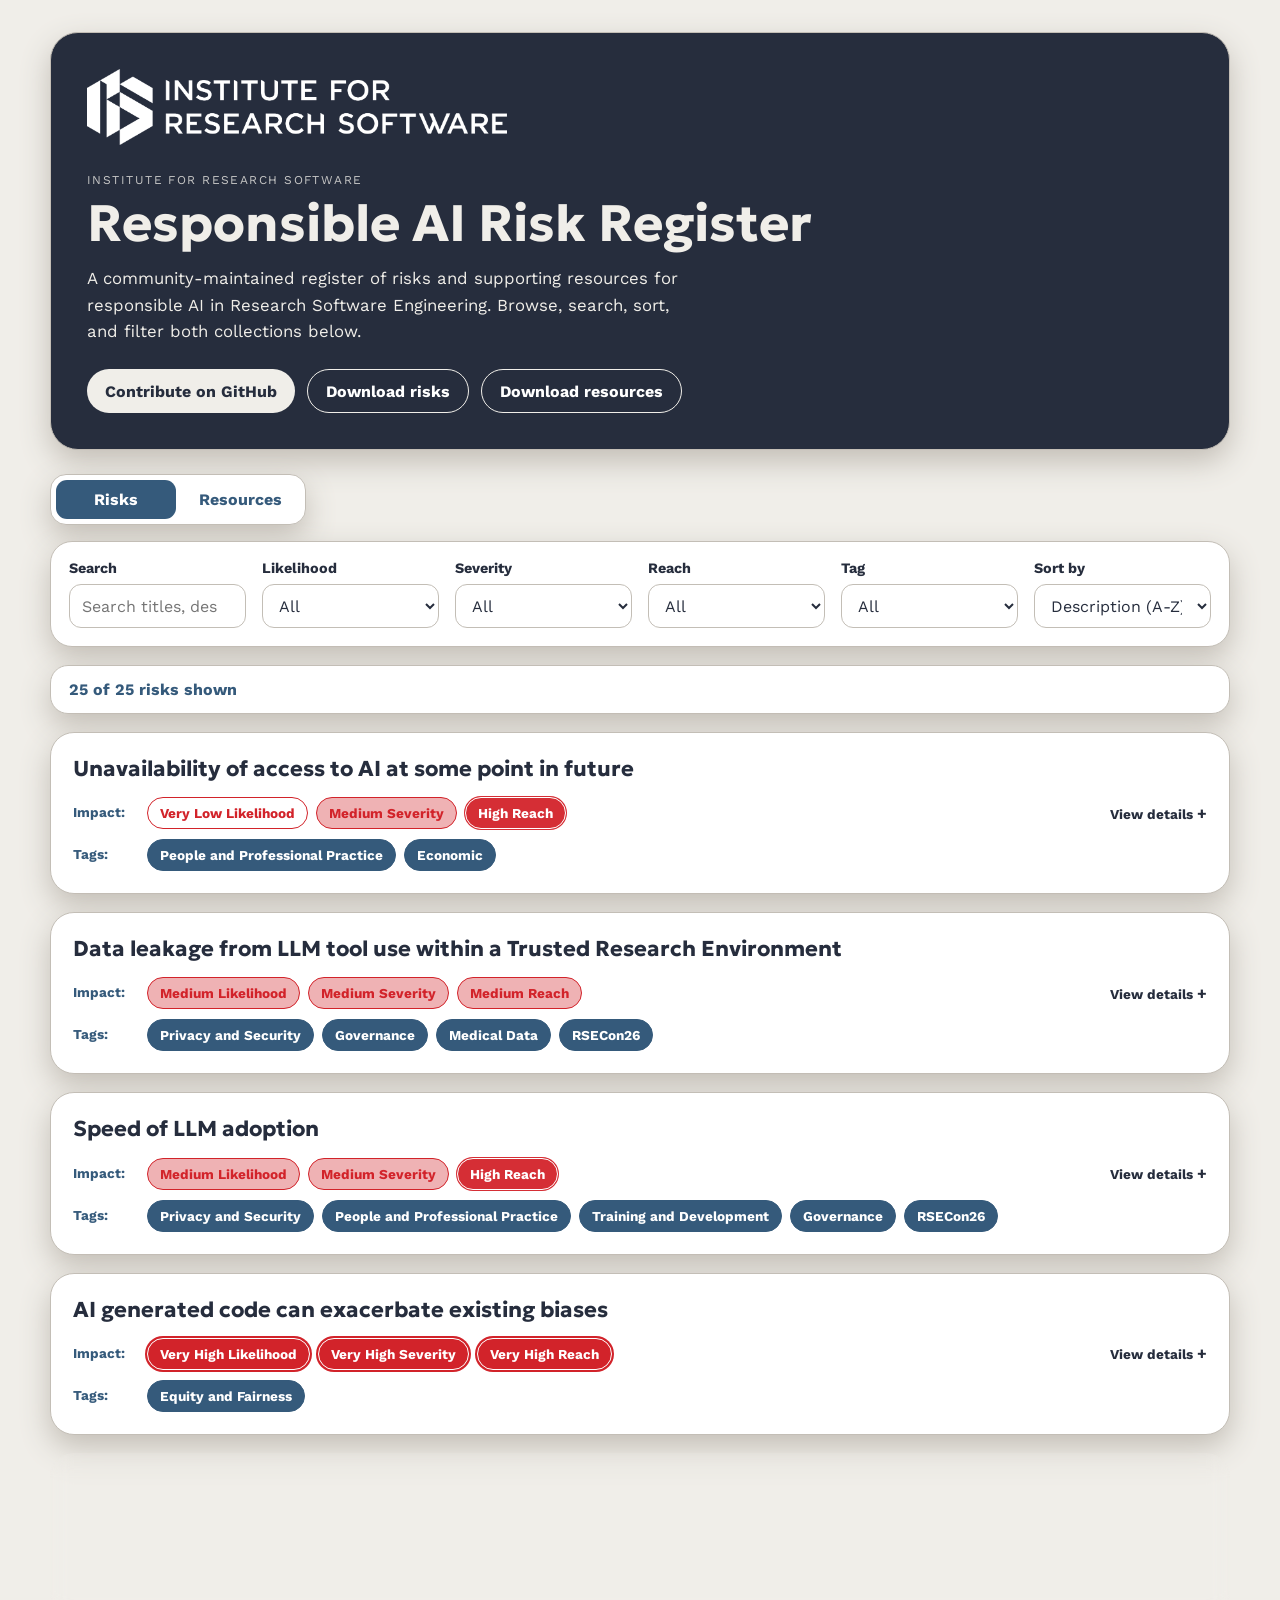
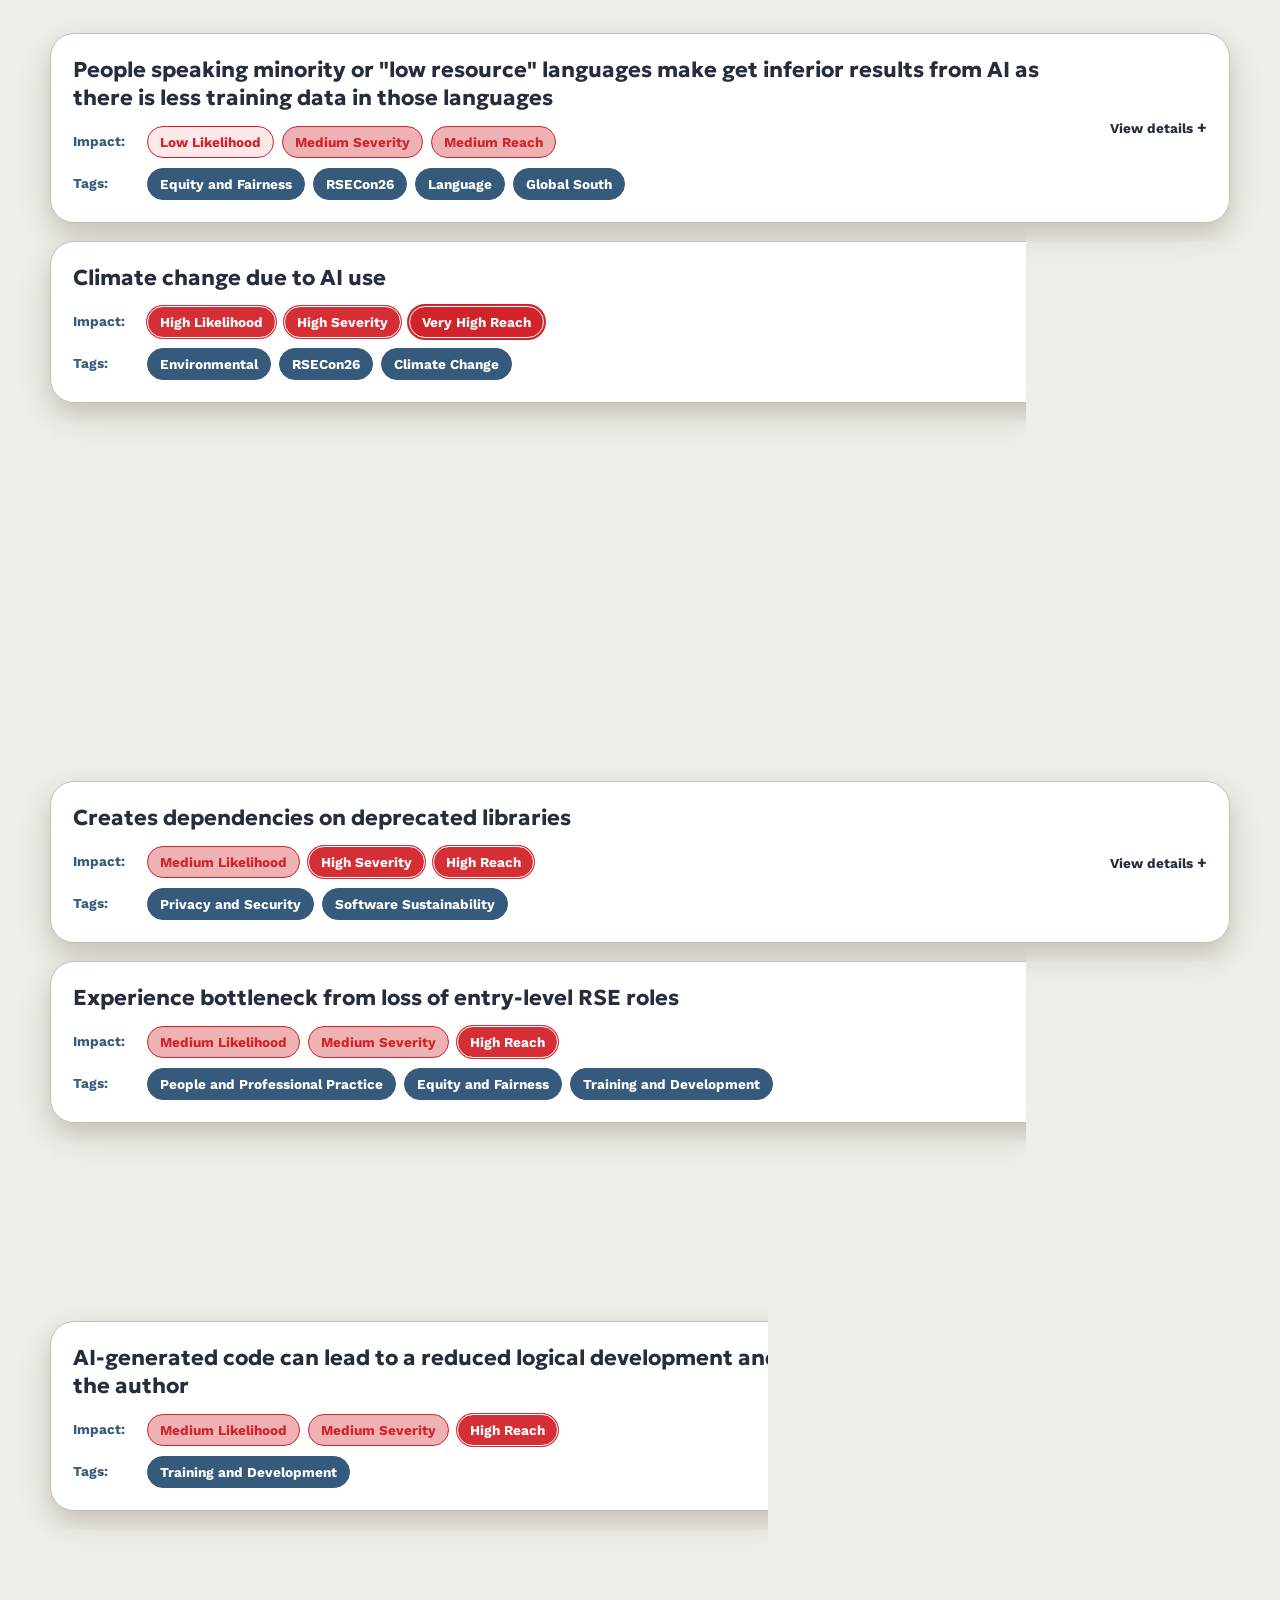
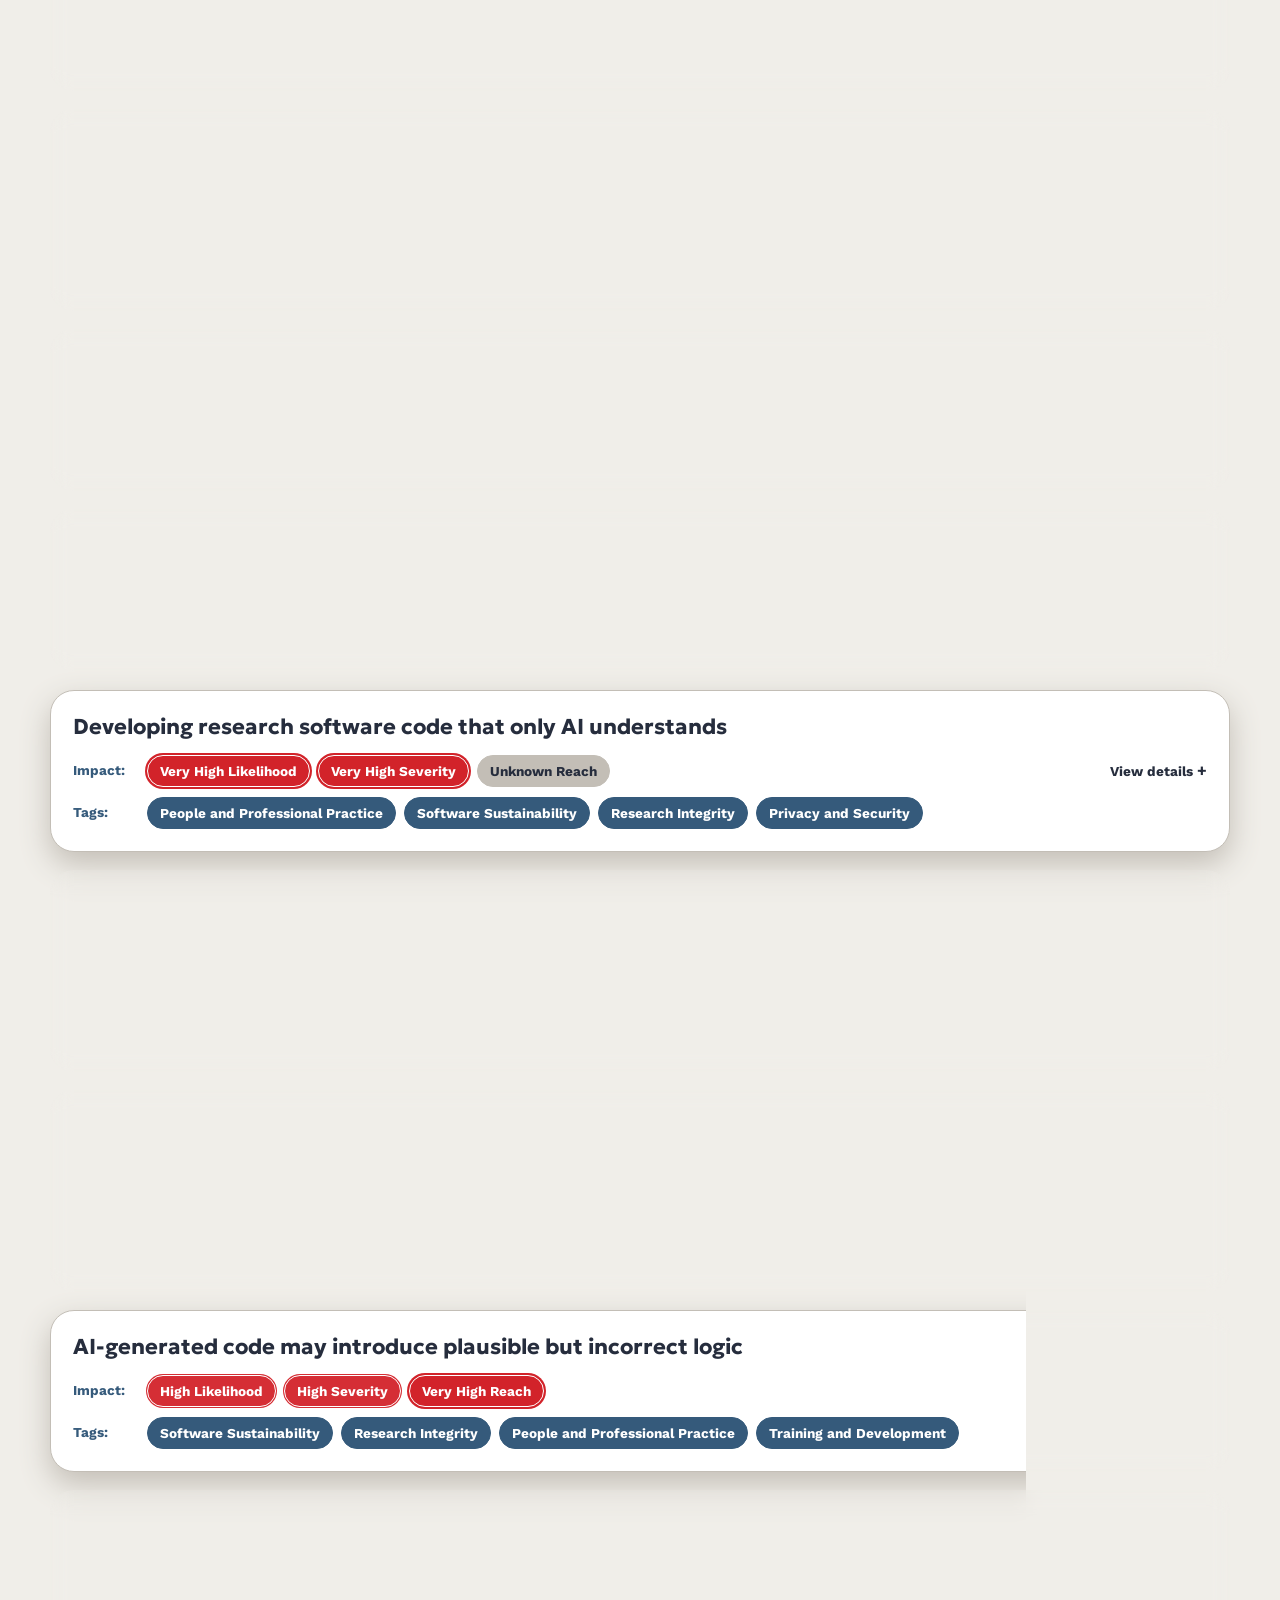
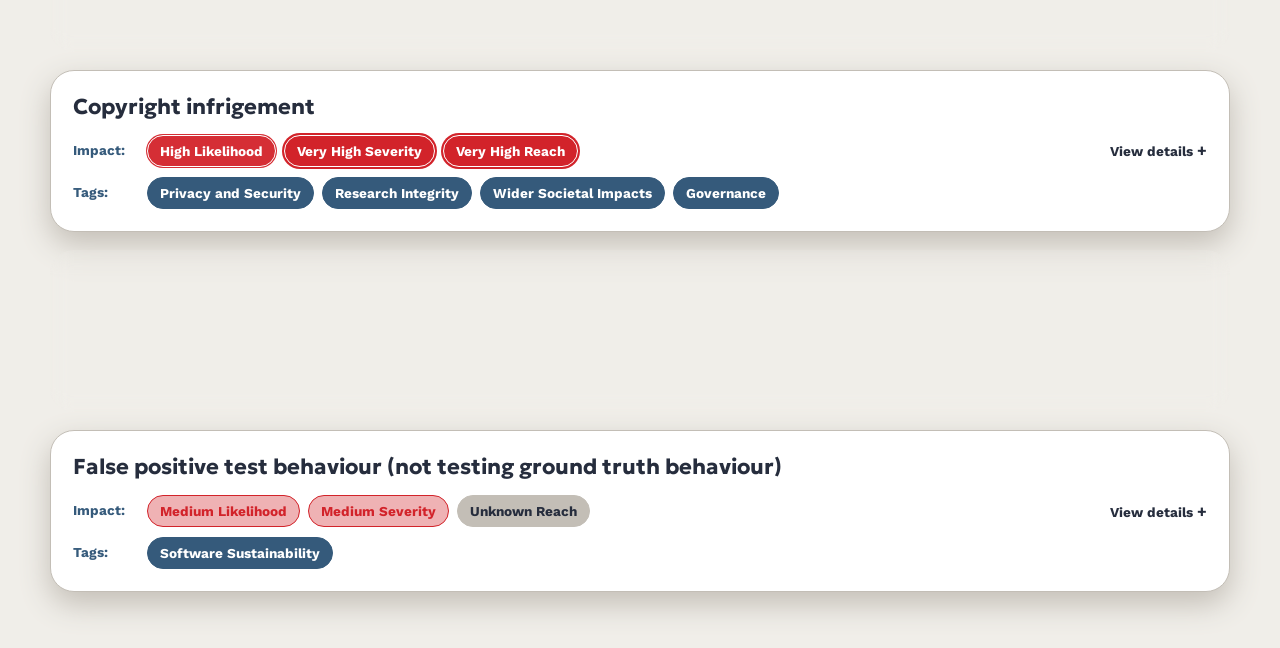
<file: index.html>
<!DOCTYPE html>
<html lang="en">
<head>
    <meta charset="UTF-8">
    <meta name="viewport" content="width=device-width, initial-scale=1.0">
    <title>Responsible AI Risk Register</title>
    <link rel="stylesheet" href="./styles.css?v=7e2764bc63fc">
</head>
<body>
    <main class="page-shell">
        <section class="hero">
            <img class="hero-logo" src="./assets/Primary%20logo%20-%20White.png" alt="Institute for Research Software" />
            <p class="eyebrow">Institute for Research Software</p>
            <h1>Responsible AI Risk Register</h1>
            <p class="intro">
                A community-maintained register of risks and supporting resources for responsible AI
                in Research Software Engineering. Browse, search, sort, and filter both collections below.
            </p>
            <div class="hero-actions">
                <a class="button button-primary" href="https://github.com/jshng-glasgow/Responsible-AI-Risk-Register/" target="_blank" rel="noreferrer">Contribute on GitHub</a>
                <a class="button button-secondary" href="./risks.json" target="_blank" rel="noreferrer">Download risks</a>
                <a class="button button-secondary" href="./resources.json" target="_blank" rel="noreferrer">Download resources</a>
            </div>
        </section>

        <nav class="view-switcher" aria-label="Register sections">
            <a id="risks-tab" class="view-tab" href="#risks" data-view="risks">Risks</a>
            <a id="resources-tab" class="view-tab" href="#resources" data-view="resources">Resources</a>
        </nav>

        <section id="risks-view" class="view-panel" aria-labelledby="risks-tab">
            <section class="controls-panel" aria-label="Risk controls">
                <div class="control">
                    <label for="search-input">Search</label>
                    <input id="search-input" type="search" placeholder="Search titles, descriptions, mitigations, ownership, best practice examples..." />
                </div>
                <div class="control">
                    <label for="likelihood-filter">Likelihood</label>
                    <select id="likelihood-filter"><option value="">All</option></select>
                </div>
                <div class="control">
                    <label for="severity-filter">Severity</label>
                    <select id="severity-filter"><option value="">All</option></select>
                </div>
                <div class="control">
                    <label for="reach-filter">Reach</label>
                    <select id="reach-filter"><option value="">All</option></select>
                </div>
                <div class="control">
                    <label for="tag-filter">Tag</label>
                    <select id="tag-filter"><option value="">All</option></select>
                </div>
                <div class="control">
                    <label for="sort-select">Sort by</label>
                    <select id="sort-select">
                        <option value="description-asc">Description (A-Z)</option>
                        <option value="likelihood-desc">Likelihood (highest first)</option>
                        <option value="severity-desc">Severity (highest first)</option>
                        <option value="reach-desc">Reach (highest first)</option>
                        <option value="issue-desc">Most recent issue</option>
                    </select>
                </div>
            </section>
            <section class="results-bar" aria-live="polite"><p id="results-summary">Loading risks...</p></section>
            <section id="register-root" class="register-root" aria-live="polite"></section>
        </section>

        <section id="resources-view" class="view-panel" aria-labelledby="resources-tab" hidden>
            <section class="controls-panel resource-controls" aria-label="Resource controls">
                <div class="control">
                    <label for="resource-search-input">Search</label>
                    <input id="resource-search-input" type="search" placeholder="Search titles, organisations, relevance, and notes..." />
                </div>
                <div class="control">
                    <label for="resource-year-filter">Year</label>
                    <select id="resource-year-filter"><option value="">All</option></select>
                </div>
                <div class="control">
                    <label for="resource-type-filter">Type</label>
                    <select id="resource-type-filter"><option value="">All</option></select>
                </div>
                <div class="control">
                    <label for="resource-tag-filter">Tag</label>
                    <select id="resource-tag-filter"><option value="">All</option></select>
                </div>
                <div class="control">
                    <label for="resource-sort-select">Sort by</label>
                    <select id="resource-sort-select">
                        <option value="title-asc">Title (A-Z)</option>
                        <option value="year-desc">Year (newest first)</option>
                        <option value="year-asc">Year (oldest first)</option>
                        <option value="type-asc">Type (A-Z)</option>
                    </select>
                </div>
            </section>
            <section class="results-bar" aria-live="polite"><p id="resource-results-summary">Loading resources...</p></section>
            <section id="resources-root" class="register-root" aria-live="polite"></section>
        </section>
    </main>

    <template id="risk-card-template">
        <article class="risk-card">
            <details class="risk-details">
                <summary class="card-summary">
                    <span class="card-header">
                        <span class="card-title" role="heading" aria-level="2"></span>
                        <span class="card-meta">
                            <span class="meta-group">
                                <span class="meta-label">Impact:</span>
                                <span class="badge-list impact-badges"></span>
                            </span>
                            <span class="meta-group">
                                <span class="meta-label">Tags:</span>
                                <span class="badge-list tag-badges"></span>
                            </span>
                        </span>
                    </span>
                    <span class="toggle-label" aria-hidden="true">
                        <span class="when-collapsed">View details</span>
                        <span class="when-expanded">Hide details</span>
                    </span>
                </summary>
                <dl class="card-grid"></dl>
                <footer class="card-footer">
                    <a class="update-button" target="_blank" rel="noreferrer">Propose an update</a>
                </footer>
            </details>
        </article>
    </template>

    <template id="resource-card-template">
        <article class="risk-card resource-card">
            <details class="risk-details">
                <summary class="card-summary">
                    <span class="card-header">
                        <span class="card-title" role="heading" aria-level="2"></span>
                        <span class="card-meta">
                            <span class="meta-group">
                                <span class="meta-label">Details:</span>
                                <span class="badge-list resource-detail-badges"></span>
                            </span>
                            <span class="meta-group">
                                <span class="meta-label">Tags:</span>
                                <span class="badge-list resource-tag-badges"></span>
                            </span>
                        </span>
                    </span>
                    <span class="toggle-label" aria-hidden="true">
                        <span class="when-collapsed">View details</span>
                        <span class="when-expanded">Hide details</span>
                    </span>
                </summary>
                <dl class="card-grid"></dl>
            </details>
        </article>
    </template>

    <script>
        window.REGISTER_ASSET_VERSION = "7e2764bc63fc";
    </script>
    <script src="./app.js?v=7e2764bc63fc"></script>
</body>
</html>
</file>
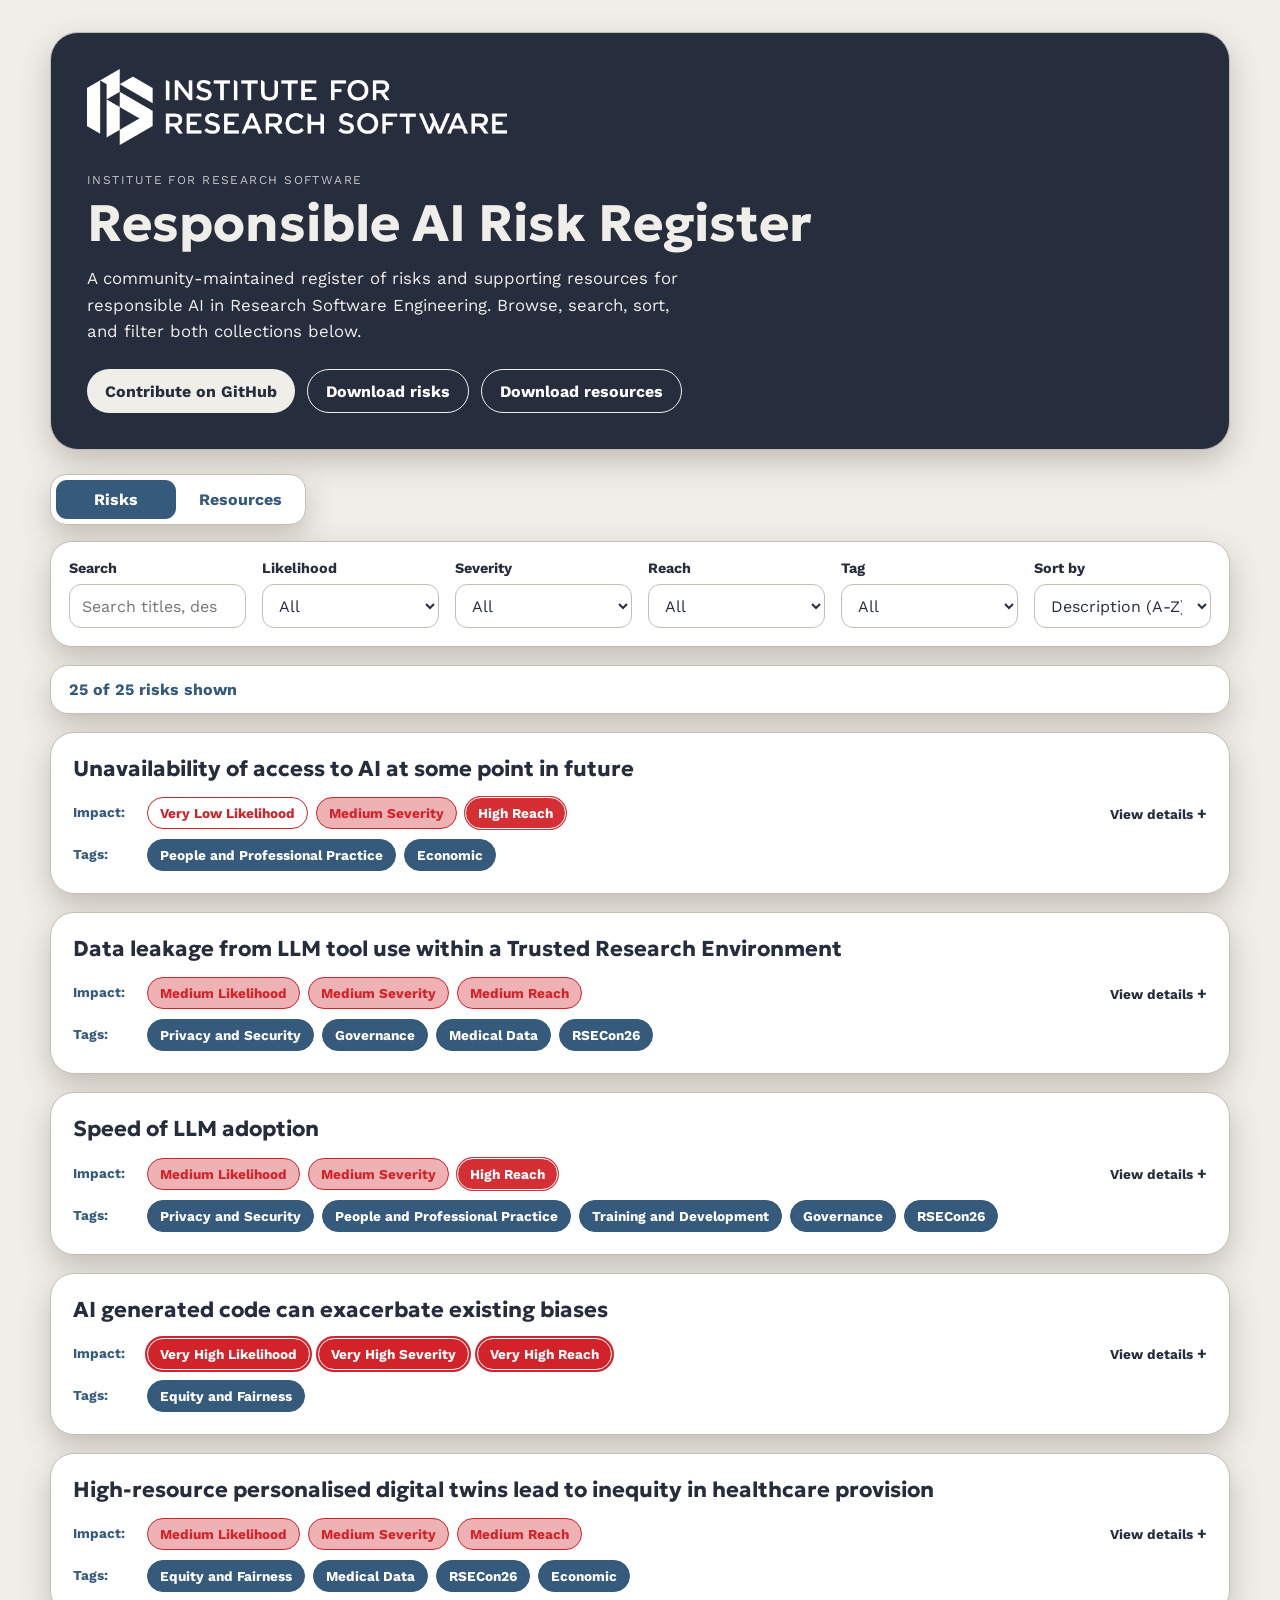
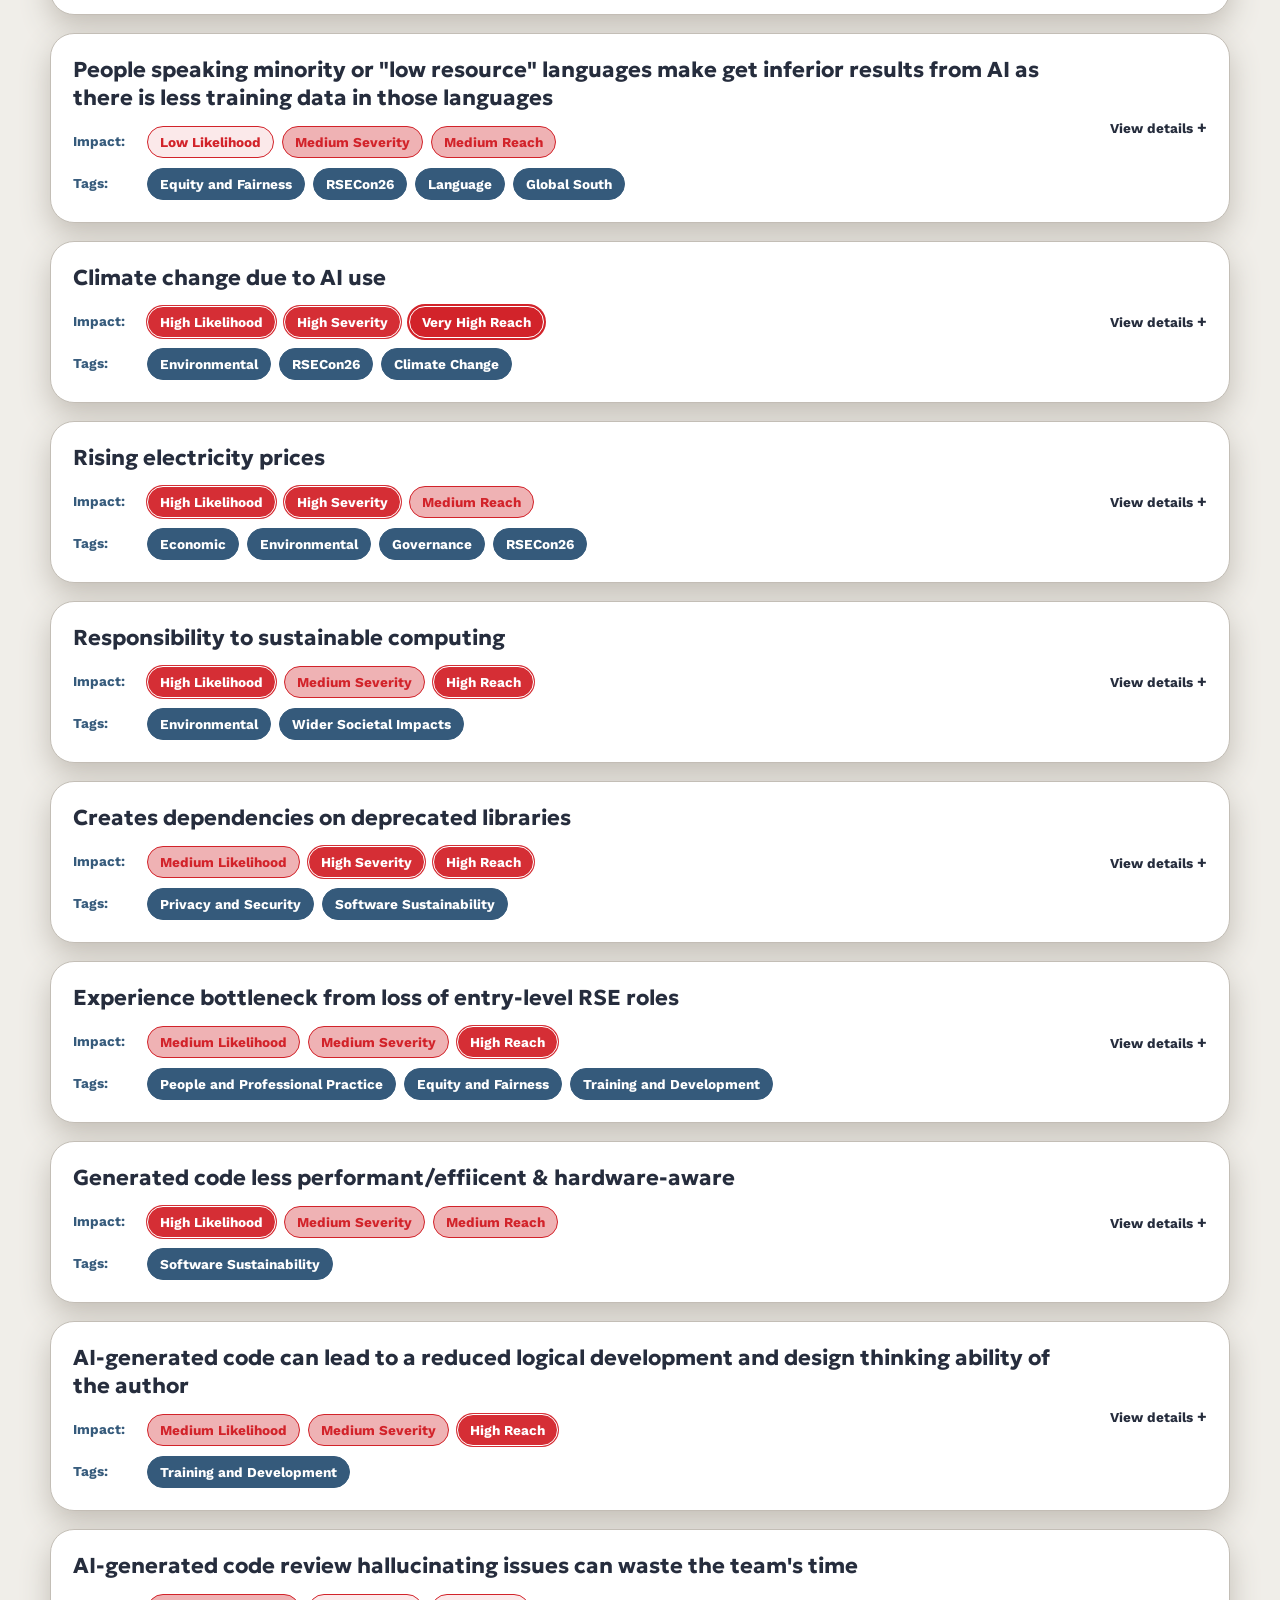
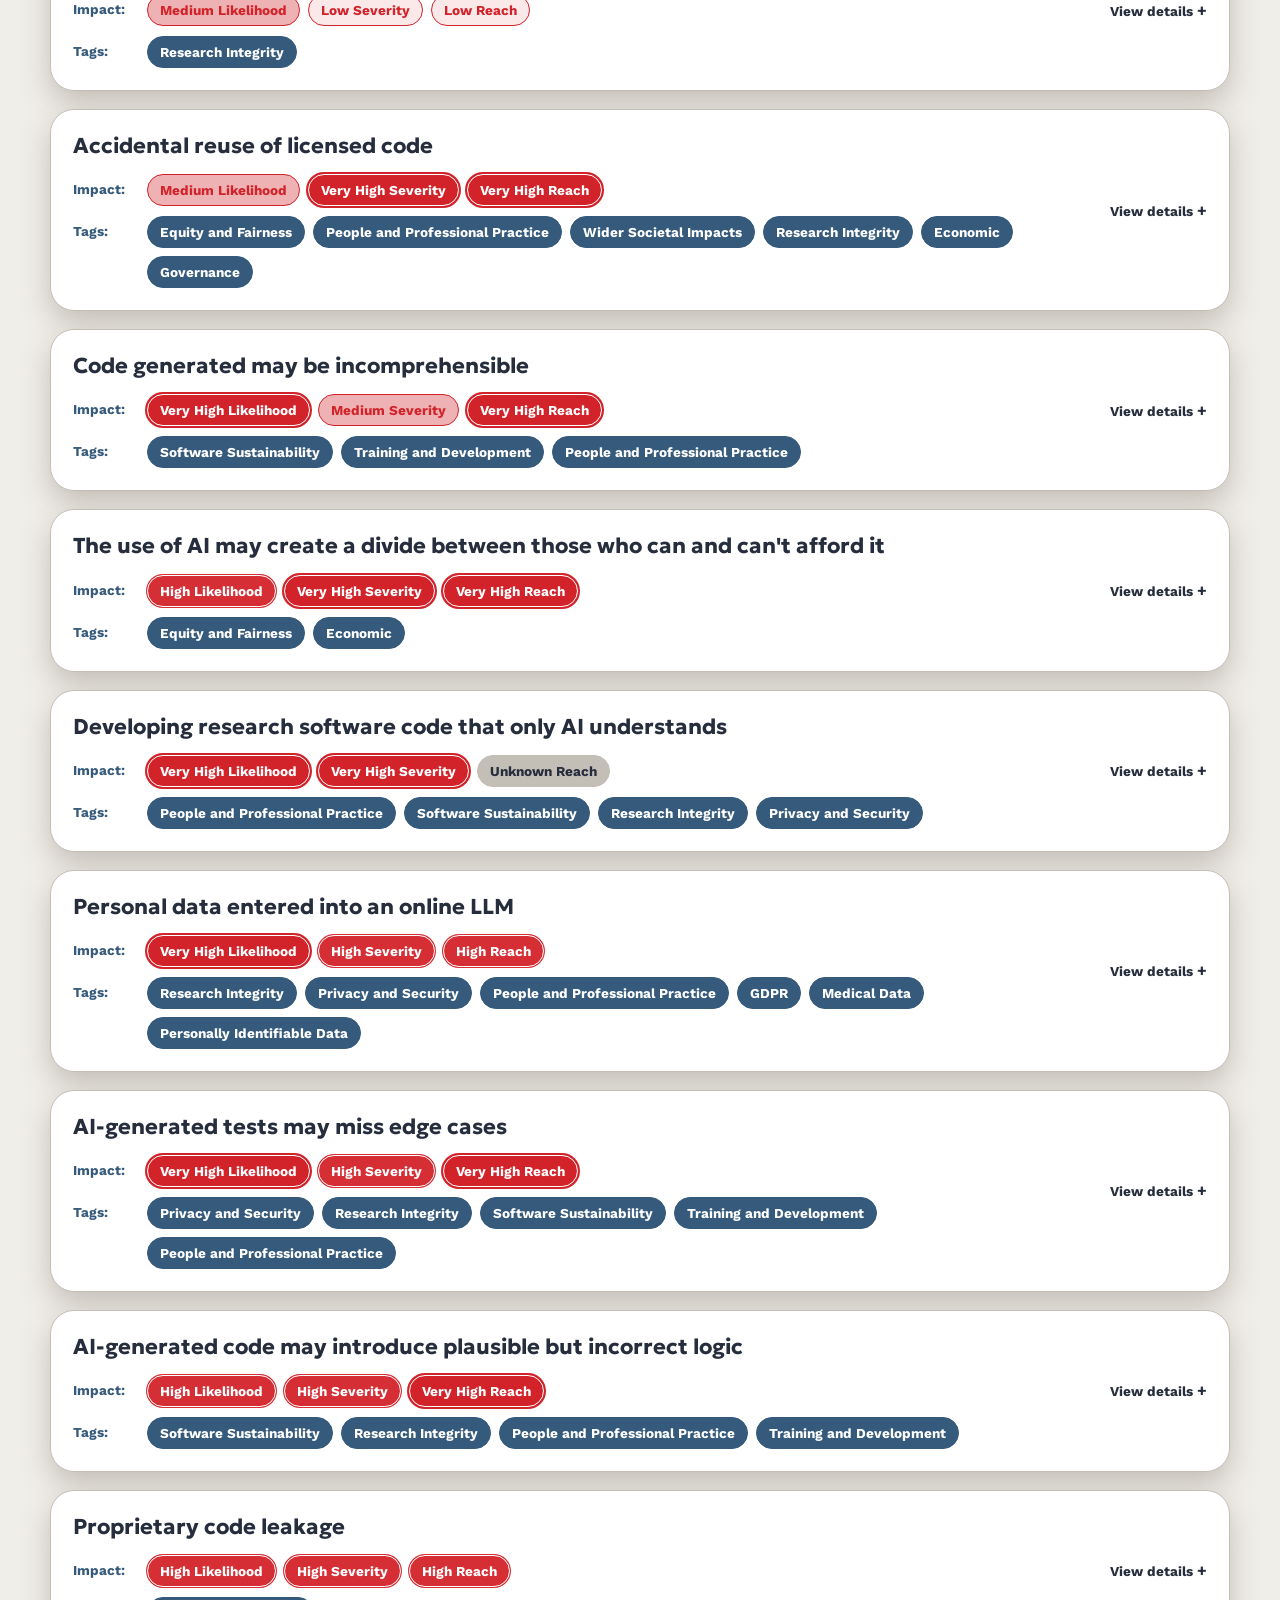
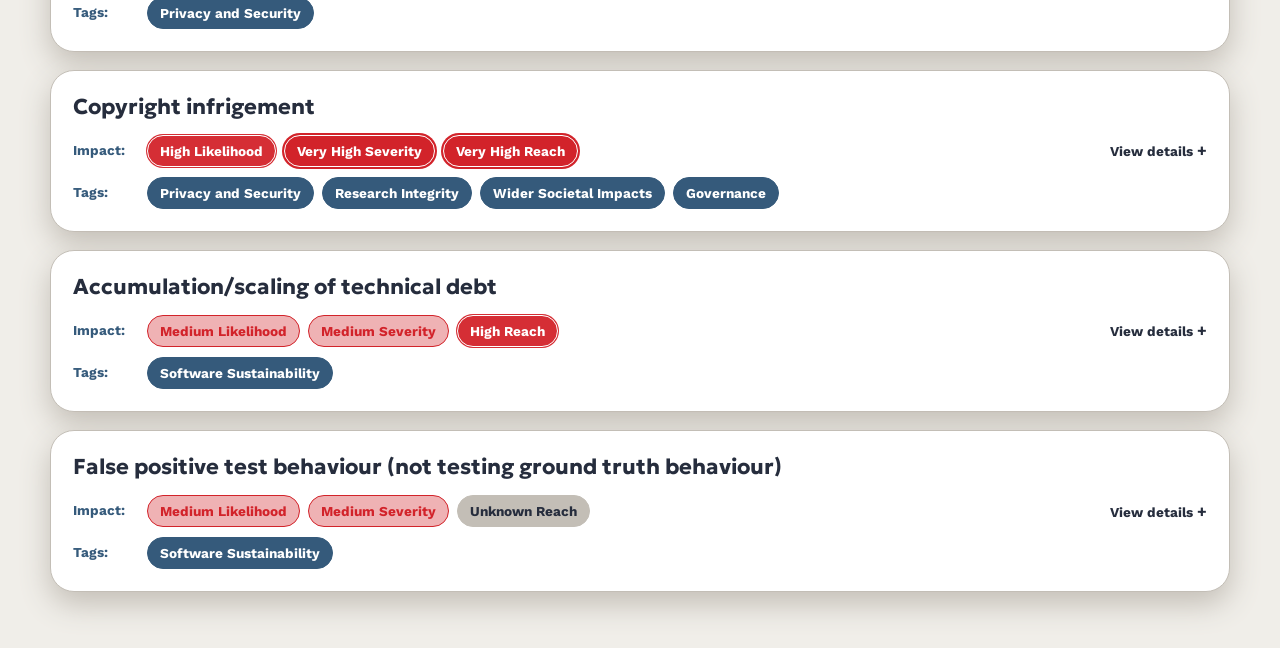
<file: docs/index.html>
<!DOCTYPE html>
<html lang="en">
<head>
    <meta charset="UTF-8">
    <meta name="viewport" content="width=device-width, initial-scale=1.0">
    <title>Responsible AI Risk Register</title>
    <link rel="stylesheet" href="./styles.css?v=0ba26146bbe0">
</head>
<body>
    <main class="page-shell">
        <section class="hero">
            <img class="hero-logo" src="./assets/Primary%20logo%20-%20White.png" alt="Institute for Research Software" />
            <p class="eyebrow">Institute for Research Software</p>
            <h1>Responsible AI Risk Register</h1>
            <p class="intro">
                A community-maintained register of risks and supporting resources for responsible AI
                in Research Software Engineering. Browse, search, sort, and filter both collections below.
            </p>
            <div class="hero-actions">
                <a class="button button-primary" href="https://github.com/jshng-glasgow/Responsible-AI-Risk-Register/" target="_blank" rel="noreferrer">Contribute on GitHub</a>
                <a class="button button-secondary" href="./risks.json" target="_blank" rel="noreferrer">Download risks</a>
                <a class="button button-secondary" href="./resources.json" target="_blank" rel="noreferrer">Download resources</a>
            </div>
        </section>

        <nav class="view-switcher" aria-label="Register sections">
            <a id="risks-tab" class="view-tab" href="#risks" data-view="risks">Risks</a>
            <a id="resources-tab" class="view-tab" href="#resources" data-view="resources">Resources</a>
        </nav>

        <section id="risks-view" class="view-panel" aria-labelledby="risks-tab">
            <section class="controls-panel" aria-label="Risk controls">
                <div class="control">
                    <label for="search-input">Search</label>
                    <input id="search-input" type="search" placeholder="Search titles, descriptions, mitigations, ownership, best practice examples..." />
                </div>
                <div class="control">
                    <label for="likelihood-filter">Likelihood</label>
                    <select id="likelihood-filter"><option value="">All</option></select>
                </div>
                <div class="control">
                    <label for="severity-filter">Severity</label>
                    <select id="severity-filter"><option value="">All</option></select>
                </div>
                <div class="control">
                    <label for="reach-filter">Reach</label>
                    <select id="reach-filter"><option value="">All</option></select>
                </div>
                <div class="control">
                    <label for="tag-filter">Tag</label>
                    <select id="tag-filter"><option value="">All</option></select>
                </div>
                <div class="control">
                    <label for="sort-select">Sort by</label>
                    <select id="sort-select">
                        <option value="description-asc">Description (A-Z)</option>
                        <option value="likelihood-desc">Likelihood (highest first)</option>
                        <option value="severity-desc">Severity (highest first)</option>
                        <option value="reach-desc">Reach (highest first)</option>
                        <option value="issue-desc">Most recent issue</option>
                    </select>
                </div>
            </section>
            <section class="results-bar" aria-live="polite"><p id="results-summary">Loading risks...</p></section>
            <section id="register-root" class="register-root" aria-live="polite"></section>
        </section>

        <section id="resources-view" class="view-panel" aria-labelledby="resources-tab" hidden>
            <section class="controls-panel resource-controls" aria-label="Resource controls">
                <div class="control">
                    <label for="resource-search-input">Search</label>
                    <input id="resource-search-input" type="search" placeholder="Search titles, organisations, relevance, and notes..." />
                </div>
                <div class="control">
                    <label for="resource-year-filter">Year</label>
                    <select id="resource-year-filter"><option value="">All</option></select>
                </div>
                <div class="control">
                    <label for="resource-type-filter">Type</label>
                    <select id="resource-type-filter"><option value="">All</option></select>
                </div>
                <div class="control">
                    <label for="resource-tag-filter">Tag</label>
                    <select id="resource-tag-filter"><option value="">All</option></select>
                </div>
                <div class="control">
                    <label for="resource-sort-select">Sort by</label>
                    <select id="resource-sort-select">
                        <option value="title-asc">Title (A-Z)</option>
                        <option value="year-desc">Year (newest first)</option>
                        <option value="year-asc">Year (oldest first)</option>
                        <option value="type-asc">Type (A-Z)</option>
                    </select>
                </div>
            </section>
            <section class="results-bar" aria-live="polite"><p id="resource-results-summary">Loading resources...</p></section>
            <section id="resources-root" class="register-root" aria-live="polite"></section>
        </section>
    </main>

    <template id="risk-card-template">
        <article class="risk-card">
            <details class="risk-details">
                <summary class="card-summary">
                    <span class="card-header">
                        <span class="card-title" role="heading" aria-level="2"></span>
                        <span class="card-meta">
                            <span class="meta-group">
                                <span class="meta-label">Impact:</span>
                                <span class="badge-list impact-badges"></span>
                            </span>
                            <span class="meta-group">
                                <span class="meta-label">Tags:</span>
                                <span class="badge-list tag-badges"></span>
                            </span>
                        </span>
                    </span>
                    <span class="toggle-label" aria-hidden="true">
                        <span class="when-collapsed">View details</span>
                        <span class="when-expanded">Hide details</span>
                    </span>
                </summary>
                <dl class="card-grid"></dl>
                <footer class="card-footer">
                    <a class="update-button" target="_blank" rel="noreferrer">Propose an update</a>
                </footer>
            </details>
        </article>
    </template>

    <template id="resource-card-template">
        <article class="risk-card resource-card">
            <details class="risk-details">
                <summary class="card-summary">
                    <span class="card-header">
                        <span class="card-title" role="heading" aria-level="2"></span>
                        <span class="card-meta">
                            <span class="meta-group">
                                <span class="meta-label">Details:</span>
                                <span class="badge-list resource-detail-badges"></span>
                            </span>
                            <span class="meta-group">
                                <span class="meta-label">Tags:</span>
                                <span class="badge-list resource-tag-badges"></span>
                            </span>
                        </span>
                    </span>
                    <span class="toggle-label" aria-hidden="true">
                        <span class="when-collapsed">View details</span>
                        <span class="when-expanded">Hide details</span>
                    </span>
                </summary>
                <dl class="card-grid"></dl>
            </details>
        </article>
    </template>

    <script>
        window.REGISTER_ASSET_VERSION = "0ba26146bbe0";
    </script>
    <script src="./app.js?v=0ba26146bbe0"></script>
</body>
</html>
</file>
<file: styles.css>
@import url("https://fonts.googleapis.com/css2?family=Geologica:wght@500;600;700&family=Work+Sans:wght@400;500;600;700&display=swap");

:root {
  --dark-navy: #262d3d;
  --slate-blue: #355a7b;
  --stone-grey: #c3beb6;
  --paper-white: #f0eee9;
  --institute-red: #d2232a;
  --page-bg: var(--paper-white);
  --panel-bg: #ffffff;
  --card-bg: #ffffff;
  --text-main: var(--dark-navy);
  --text-soft: var(--slate-blue);
  --border: var(--stone-grey);
  --accent: var(--institute-red);
  --accent-strong: var(--dark-navy);
  --shadow: 0 12px 30px #c3beb6;
}

* {
  box-sizing: border-box;
}

body {
  margin: 0;
  font-family: "Work Sans", ui-sans-serif, system-ui, -apple-system, BlinkMacSystemFont, "Segoe UI", sans-serif;
  color: var(--text-main);
  background: var(--page-bg);
}

a {
  color: var(--accent-strong);
}

.page-shell {
  width: min(1180px, calc(100% - 32px));
  margin: 0 auto;
  padding: 32px 0 56px;
}

.hero,
.view-switcher,
.controls-panel,
.results-bar,
.risk-card {
  backdrop-filter: blur(10px);
  box-shadow: var(--shadow);
  border: 1px solid var(--border);
}

.hero {
  background: var(--dark-navy);
  color: var(--paper-white);
  border-radius: 28px;
  padding: 36px;
}

.hero-logo {
  display: block;
  width: min(100%, 420px);
  height: auto;
  margin-bottom: 28px;
}

.eyebrow {
  margin: 0 0 12px;
  text-transform: uppercase;
  letter-spacing: 0.12em;
  font-size: 0.75rem;
  opacity: 0.8;
}

.hero h1 {
  margin: 0;
  font-size: clamp(2.2rem, 4vw, 4rem);
  line-height: 0.96;
  font-family: Geologica, "Work Sans", sans-serif;
}

.intro {
  max-width: 60ch;
  font-size: 1.05rem;
  line-height: 1.6;
}

.hero-actions {
  display: flex;
  flex-wrap: wrap;
  gap: 12px;
  margin-top: 24px;
}

.view-switcher {
  display: inline-flex;
  gap: 4px;
  margin-top: 24px;
  padding: 5px;
  border-radius: 16px;
  background: var(--panel-bg);
}

.view-tab {
  min-width: 120px;
  padding: 10px 18px;
  border-radius: 11px;
  color: var(--text-soft);
  font-weight: 700;
  text-align: center;
  text-decoration: none;
}

.view-tab:hover {
  background: var(--stone-grey);
}

.view-tab[aria-current="page"] {
  background: var(--slate-blue);
  color: #fff;
}

.view-tab:focus-visible {
  outline: 3px solid var(--accent);
  outline-offset: 2px;
}

.button {
  display: inline-flex;
  align-items: center;
  justify-content: center;
  min-height: 44px;
  padding: 0 18px;
  border-radius: 999px;
  text-decoration: none;
  font-weight: 700;
}

.button-primary {
  background: var(--paper-white);
  color: var(--dark-navy);
}

.button-secondary {
  background: transparent;
  color: #fff;
  border: 1px solid var(--paper-white);
}

.controls-panel {
  display: grid;
  grid-template-columns: repeat(6, minmax(0, 1fr));
  gap: 16px;
  margin-top: 24px;
  padding: 18px;
  border-radius: 22px;
  background: var(--panel-bg);
}

.view-panel .controls-panel {
  margin-top: 16px;
}

.resource-controls {
  grid-template-columns: repeat(5, minmax(0, 1fr));
}

.control {
  display: flex;
  flex-direction: column;
  gap: 8px;
}

.control label {
  font-size: 0.9rem;
  font-weight: 700;
}

.control input,
.control select {
  width: 100%;
  min-height: 44px;
  padding: 10px 12px;
  border-radius: 12px;
  border: 1px solid var(--border);
  background: #fff;
  color: var(--text-main);
  font: inherit;
}

.results-bar {
  margin-top: 18px;
  padding: 14px 18px;
  border-radius: 18px;
  background: var(--panel-bg);
}

.results-bar p {
  margin: 0;
  color: var(--text-soft);
  font-weight: 700;
}

.register-root {
  display: grid;
  gap: 18px;
  margin-top: 18px;
}

.risk-card {
  border-radius: 24px;
  background: var(--card-bg);
  overflow: hidden;
}

.card-summary {
  display: flex;
  align-items: center;
  justify-content: space-between;
  gap: 24px;
  padding: 22px;
  cursor: pointer;
  list-style: none;
}

.card-summary::-webkit-details-marker {
  display: none;
}

.card-summary:hover {
  background: var(--paper-white);
}

.card-summary:focus-visible {
  outline: 3px solid var(--accent);
  outline-offset: -3px;
}

.card-header {
  display: grid;
  gap: 14px;
  min-width: 0;
}

.card-meta {
  display: grid;
  gap: 10px;
}

.meta-group {
  display: grid;
  grid-template-columns: 64px minmax(0, 1fr);
  align-items: start;
  gap: 10px;
}

.meta-label {
  padding-top: 7px;
  color: var(--text-soft);
  font-size: 0.85rem;
  font-weight: 700;
}

.badge-list {
  display: flex;
  flex-wrap: wrap;
  gap: 8px;
}

.card-title {
  display: block;
  font-size: 1.35rem;
  font-weight: 700;
  line-height: 1.3;
  color: var(--dark-navy);
  font-family: Geologica, "Work Sans", sans-serif;
}

.toggle-label {
  flex: 0 0 auto;
  color: var(--accent-strong);
  font-size: 0.85rem;
  font-weight: 700;
  white-space: nowrap;
}

.toggle-label::after {
  content: " +";
  font-size: 1rem;
}

.when-expanded,
.risk-details[open] .when-collapsed {
  display: none;
}

.risk-details[open] .when-expanded {
  display: inline;
}

.risk-details[open] .toggle-label::after {
  content: " −";
}

.card-grid {
  display: grid;
  grid-template-columns: minmax(110px, 140px) 1fr;
  gap: 10px 18px;
  margin: 0;
  padding: 0 22px 14px;
  border-top: 1px solid var(--border);
  padding-top: 18px;
}

.card-grid dt {
  font-weight: 700;
  color: var(--text-soft);
}

.card-grid dd {
  margin: 0;
  line-height: 1.55;
}

.badge {
  display: inline-flex;
  align-items: center;
  min-height: 32px;
  padding: 0 12px;
  border-radius: 999px;
  font-size: 0.85rem;
  font-weight: 700;
  border: 1px solid transparent;
}

.tone-very-low {
  background: #fff;
  color: var(--institute-red);
  border-color: var(--institute-red);
}

.tone-low {
  background: #fbe9ea;
  color: var(--institute-red);
  border-color: var(--institute-red);
}

.tone-medium {
  background: #efb2b4;
  color: var(--institute-red);
  border-color: var(--institute-red);
}

.tone-high {
  background: #d52e35;
  color: #fff;
  border-color: #fff;
  box-shadow: 0 0 0 1px #d52e35;
}

.tone-very-high {
  background: var(--institute-red);
  color: #fff;
  border-color: #fff;
  box-shadow: 0 0 0 2px var(--institute-red);
}

.tone-unknown {
  background: var(--stone-grey);
  color: var(--dark-navy);
  border-color: var(--stone-grey);
}

.tone-tag {
  background: var(--slate-blue);
  color: #fff;
  border-color: var(--slate-blue);
}

.card-footer {
  display: flex;
  justify-content: flex-end;
  padding: 0 22px 22px;
}

.update-button {
  display: inline-flex;
  align-items: center;
  justify-content: center;
  min-height: 42px;
  padding: 8px 16px;
  border: 2px solid var(--accent-strong);
  border-radius: 10px;
  color: var(--accent-strong);
  font-weight: 700;
  text-decoration: none;
}

.update-button:hover {
  background: var(--slate-blue);
  color: #fff;
}

.update-button:focus-visible {
  outline: 3px solid var(--accent);
  outline-offset: 2px;
}

.tone-resource {
  background: var(--slate-blue);
  color: #fff;
  border-color: var(--slate-blue);
}

.tone-year {
  background: var(--stone-grey);
  color: var(--dark-navy);
  border-color: var(--stone-grey);
}

.muted,
.empty-state {
  color: var(--text-soft);
}

.empty-state {
  margin: 0;
  padding: 18px;
  border-radius: 18px;
  background: var(--panel-bg);
  border: 1px dashed var(--border);
}

@media (max-width: 960px) {
  .controls-panel {
    grid-template-columns: repeat(2, minmax(0, 1fr));
  }
}

@media (max-width: 680px) {
  .page-shell {
    width: min(100% - 20px, 1180px);
    padding-top: 20px;
  }

  .hero,
  .view-switcher,
  .controls-panel,
  .results-bar,
  .risk-card {
    border-radius: 18px;
  }

  .hero {
    padding: 24px 20px;
  }

  .controls-panel {
    grid-template-columns: 1fr;
  }

  .view-switcher {
    display: flex;
  }

  .view-tab {
    flex: 1;
    min-width: 0;
  }

  .card-grid {
    grid-template-columns: 1fr;
    gap: 6px;
  }

  .card-summary {
    align-items: flex-start;
    flex-direction: column;
    gap: 14px;
    padding: 20px;
  }

  .meta-group {
    grid-template-columns: 1fr;
    gap: 4px;
  }

  .meta-label {
    padding-top: 0;
  }

  .card-grid {
    padding: 18px 20px 14px;
  }

  .card-footer {
    padding: 0 20px 20px;
  }

  .card-grid dt {
    margin-top: 10px;
  }
}
</file>
<file: docs/styles.css>
@import url("https://fonts.googleapis.com/css2?family=Geologica:wght@500;600;700&family=Work+Sans:wght@400;500;600;700&display=swap");

:root {
  --dark-navy: #262d3d;
  --slate-blue: #355a7b;
  --stone-grey: #c3beb6;
  --paper-white: #f0eee9;
  --institute-red: #d2232a;
  --page-bg: var(--paper-white);
  --panel-bg: #ffffff;
  --card-bg: #ffffff;
  --text-main: var(--dark-navy);
  --text-soft: var(--slate-blue);
  --border: var(--stone-grey);
  --accent: var(--institute-red);
  --accent-strong: var(--dark-navy);
  --shadow: 0 12px 30px #c3beb6;
}

* {
  box-sizing: border-box;
}

body {
  margin: 0;
  font-family: "Work Sans", ui-sans-serif, system-ui, -apple-system, BlinkMacSystemFont, "Segoe UI", sans-serif;
  color: var(--text-main);
  background: var(--page-bg);
}

a {
  color: var(--accent-strong);
}

.page-shell {
  width: min(1180px, calc(100% - 32px));
  margin: 0 auto;
  padding: 32px 0 56px;
}

.hero,
.view-switcher,
.controls-panel,
.results-bar,
.risk-card {
  backdrop-filter: blur(10px);
  box-shadow: var(--shadow);
  border: 1px solid var(--border);
}

.hero {
  background: var(--dark-navy);
  color: var(--paper-white);
  border-radius: 28px;
  padding: 36px;
}

.hero-logo {
  display: block;
  width: min(100%, 420px);
  height: auto;
  margin-bottom: 28px;
}

.eyebrow {
  margin: 0 0 12px;
  text-transform: uppercase;
  letter-spacing: 0.12em;
  font-size: 0.75rem;
  opacity: 0.8;
}

.hero h1 {
  margin: 0;
  font-size: clamp(2.2rem, 4vw, 4rem);
  line-height: 0.96;
  font-family: Geologica, "Work Sans", sans-serif;
}

.intro {
  max-width: 60ch;
  font-size: 1.05rem;
  line-height: 1.6;
}

.hero-actions {
  display: flex;
  flex-wrap: wrap;
  gap: 12px;
  margin-top: 24px;
}

.view-switcher {
  display: inline-flex;
  gap: 4px;
  margin-top: 24px;
  padding: 5px;
  border-radius: 16px;
  background: var(--panel-bg);
}

.view-tab {
  min-width: 120px;
  padding: 10px 18px;
  border-radius: 11px;
  color: var(--text-soft);
  font-weight: 700;
  text-align: center;
  text-decoration: none;
}

.view-tab:hover {
  background: var(--stone-grey);
}

.view-tab[aria-current="page"] {
  background: var(--slate-blue);
  color: #fff;
}

.view-tab:focus-visible {
  outline: 3px solid var(--accent);
  outline-offset: 2px;
}

.button {
  display: inline-flex;
  align-items: center;
  justify-content: center;
  min-height: 44px;
  padding: 0 18px;
  border-radius: 999px;
  text-decoration: none;
  font-weight: 700;
}

.button-primary {
  background: var(--paper-white);
  color: var(--dark-navy);
}

.button-secondary {
  background: transparent;
  color: #fff;
  border: 1px solid var(--paper-white);
}

.controls-panel {
  display: grid;
  grid-template-columns: repeat(6, minmax(0, 1fr));
  gap: 16px;
  margin-top: 24px;
  padding: 18px;
  border-radius: 22px;
  background: var(--panel-bg);
}

.view-panel .controls-panel {
  margin-top: 16px;
}

.resource-controls {
  grid-template-columns: repeat(5, minmax(0, 1fr));
}

.control {
  display: flex;
  flex-direction: column;
  gap: 8px;
}

.control label {
  font-size: 0.9rem;
  font-weight: 700;
}

.control input,
.control select {
  width: 100%;
  min-height: 44px;
  padding: 10px 12px;
  border-radius: 12px;
  border: 1px solid var(--border);
  background: #fff;
  color: var(--text-main);
  font: inherit;
}

.results-bar {
  margin-top: 18px;
  padding: 14px 18px;
  border-radius: 18px;
  background: var(--panel-bg);
}

.results-bar p {
  margin: 0;
  color: var(--text-soft);
  font-weight: 700;
}

.register-root {
  display: grid;
  gap: 18px;
  margin-top: 18px;
}

.risk-card {
  border-radius: 24px;
  background: var(--card-bg);
  overflow: hidden;
}

.card-summary {
  display: flex;
  align-items: center;
  justify-content: space-between;
  gap: 24px;
  padding: 22px;
  cursor: pointer;
  list-style: none;
}

.card-summary::-webkit-details-marker {
  display: none;
}

.card-summary:hover {
  background: var(--paper-white);
}

.card-summary:focus-visible {
  outline: 3px solid var(--accent);
  outline-offset: -3px;
}

.card-header {
  display: grid;
  gap: 14px;
  min-width: 0;
}

.card-meta {
  display: grid;
  gap: 10px;
}

.meta-group {
  display: grid;
  grid-template-columns: 64px minmax(0, 1fr);
  align-items: start;
  gap: 10px;
}

.meta-label {
  padding-top: 7px;
  color: var(--text-soft);
  font-size: 0.85rem;
  font-weight: 700;
}

.badge-list {
  display: flex;
  flex-wrap: wrap;
  gap: 8px;
}

.card-title {
  display: block;
  font-size: 1.35rem;
  font-weight: 700;
  line-height: 1.3;
  color: var(--dark-navy);
  font-family: Geologica, "Work Sans", sans-serif;
}

.toggle-label {
  flex: 0 0 auto;
  color: var(--accent-strong);
  font-size: 0.85rem;
  font-weight: 700;
  white-space: nowrap;
}

.toggle-label::after {
  content: " +";
  font-size: 1rem;
}

.when-expanded,
.risk-details[open] .when-collapsed {
  display: none;
}

.risk-details[open] .when-expanded {
  display: inline;
}

.risk-details[open] .toggle-label::after {
  content: " −";
}

.card-grid {
  display: grid;
  grid-template-columns: minmax(110px, 140px) 1fr;
  gap: 10px 18px;
  margin: 0;
  padding: 0 22px 14px;
  border-top: 1px solid var(--border);
  padding-top: 18px;
}

.card-grid dt {
  font-weight: 700;
  color: var(--text-soft);
}

.card-grid dd {
  margin: 0;
  line-height: 1.55;
}

.badge {
  display: inline-flex;
  align-items: center;
  min-height: 32px;
  padding: 0 12px;
  border-radius: 999px;
  font-size: 0.85rem;
  font-weight: 700;
  border: 1px solid transparent;
}

.tone-very-low {
  background: #fff;
  color: var(--institute-red);
  border-color: var(--institute-red);
}

.tone-low {
  background: #fbe9ea;
  color: var(--institute-red);
  border-color: var(--institute-red);
}

.tone-medium {
  background: #efb2b4;
  color: var(--institute-red);
  border-color: var(--institute-red);
}

.tone-high {
  background: #d52e35;
  color: #fff;
  border-color: #fff;
  box-shadow: 0 0 0 1px #d52e35;
}

.tone-very-high {
  background: var(--institute-red);
  color: #fff;
  border-color: #fff;
  box-shadow: 0 0 0 2px var(--institute-red);
}

.tone-unknown {
  background: var(--stone-grey);
  color: var(--dark-navy);
  border-color: var(--stone-grey);
}

.tone-tag {
  background: var(--slate-blue);
  color: #fff;
  border-color: var(--slate-blue);
}

.card-footer {
  display: flex;
  justify-content: flex-end;
  padding: 0 22px 22px;
}

.update-button {
  display: inline-flex;
  align-items: center;
  justify-content: center;
  min-height: 42px;
  padding: 8px 16px;
  border: 2px solid var(--accent-strong);
  border-radius: 10px;
  color: var(--accent-strong);
  font-weight: 700;
  text-decoration: none;
}

.update-button:hover {
  background: var(--slate-blue);
  color: #fff;
}

.update-button:focus-visible {
  outline: 3px solid var(--accent);
  outline-offset: 2px;
}

.tone-resource {
  background: var(--slate-blue);
  color: #fff;
  border-color: var(--slate-blue);
}

.tone-year {
  background: var(--stone-grey);
  color: var(--dark-navy);
  border-color: var(--stone-grey);
}

.muted,
.empty-state {
  color: var(--text-soft);
}

.empty-state {
  margin: 0;
  padding: 18px;
  border-radius: 18px;
  background: var(--panel-bg);
  border: 1px dashed var(--border);
}

@media (max-width: 960px) {
  .controls-panel {
    grid-template-columns: repeat(2, minmax(0, 1fr));
  }
}

@media (max-width: 680px) {
  .page-shell {
    width: min(100% - 20px, 1180px);
    padding-top: 20px;
  }

  .hero,
  .view-switcher,
  .controls-panel,
  .results-bar,
  .risk-card {
    border-radius: 18px;
  }

  .hero {
    padding: 24px 20px;
  }

  .controls-panel {
    grid-template-columns: 1fr;
  }

  .view-switcher {
    display: flex;
  }

  .view-tab {
    flex: 1;
    min-width: 0;
  }

  .card-grid {
    grid-template-columns: 1fr;
    gap: 6px;
  }

  .card-summary {
    align-items: flex-start;
    flex-direction: column;
    gap: 14px;
    padding: 20px;
  }

  .meta-group {
    grid-template-columns: 1fr;
    gap: 4px;
  }

  .meta-label {
    padding-top: 0;
  }

  .card-grid {
    padding: 18px 20px 14px;
  }

  .card-footer {
    padding: 0 20px 20px;
  }

  .card-grid dt {
    margin-top: 10px;
  }
}
</file>
